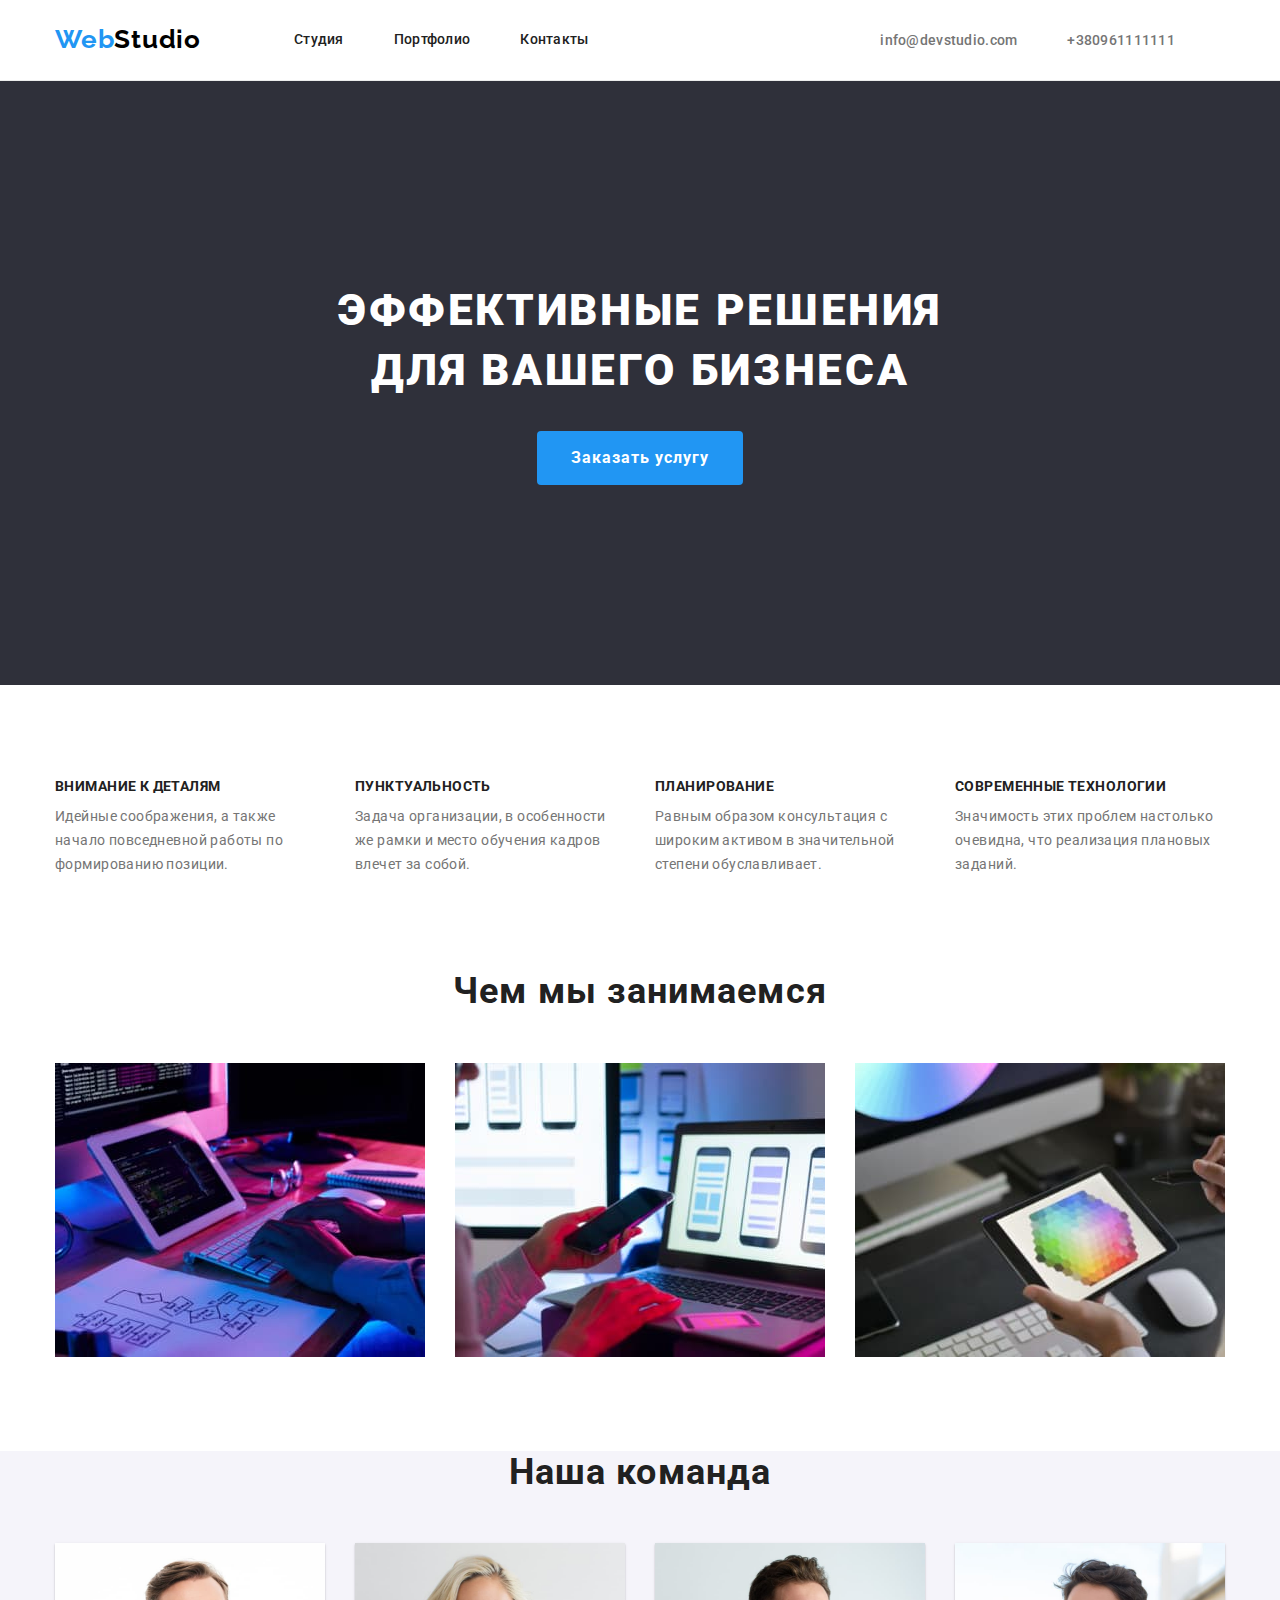
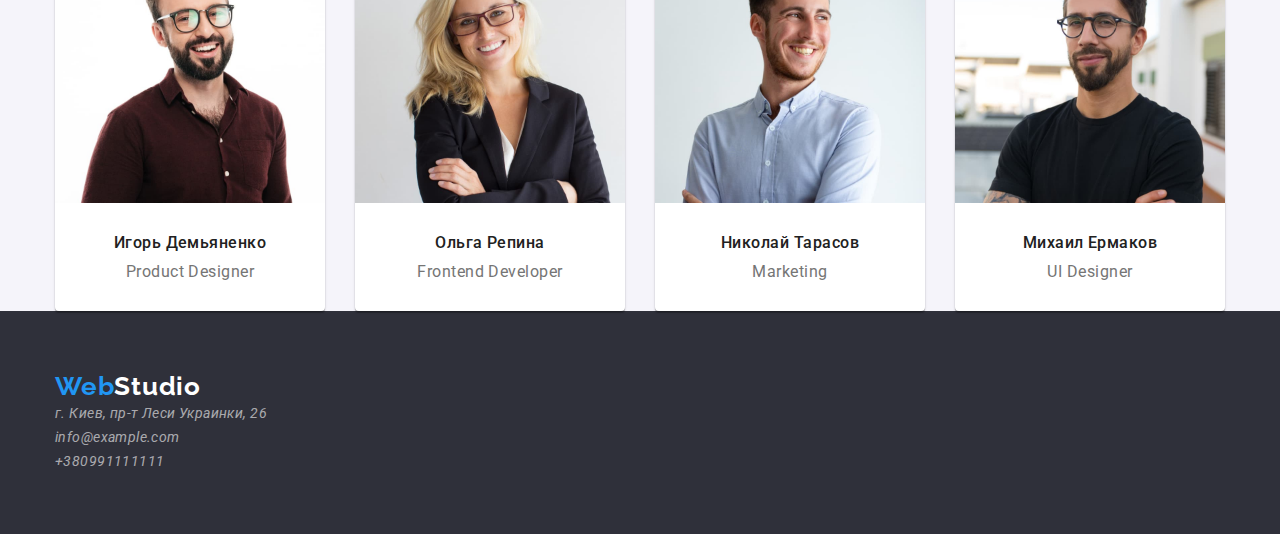
<file: index.html>
<!DOCTYPE html>
<html lang="ru">
   
<head>
  
    <meta charset="UTF-8">
    <meta http-equiv="X-UA-Compatible" content="IE=edge">
    <meta name="viewport" content="width=device-width, initial-scale=1.0">
    <title>WebStudio</title>
    <link rel="preconnect" href="https://fonts.googleapis.com" />
    <link rel="preconnect" href="https://fonts.gstatic.com" crossorigin />
    <link href="https://fonts.googleapis.com/css2?family=Raleway:wght@700&family=Roboto:wght@400;500;700;900&display=swap"
        rel="stylesheet">
        <link rel="stylesheet" href="https://cdnjs.cloudflare.com/ajax/libs/modern-normalize/1.0.0/modern-normalize.min.css" />
    <link rel="stylesheet" href="./css/style.css">
</head>
<body>
    <!--main header--> 
         <header class="main-header">
             <div class="container header-container">
            <nav class="header-nav">
  <a class="logo" href="./index.html"
  ><span class="logo-web">Web</span>Studio</a>
       <ul class="nav-contact-list">
  <li class="nav-list-item">
      <a class="nav-link current" href="./index.html">Студия </a></li>                  
<li class="nav-list-item">
    <a class="nav-link" href="./portfolio.html">Портфолио</a></li>
<li class="nav-list-item">
    <a class="nav-link" href="Контакты">Контакты</a></li>
</ul></nav>
    <ul class="nav-contact-list-item">
  <li class="nav-contaсt-item">
        <a class="nav-contact-link" href="mailto:info@devstudio.com">info@devstudio.com</a>
</li>
<li class="nav-contaсt-item">
    <a class="nav-contact-link" href="tel:+380961111111">+380961111111</a></li>    
    </ul>
             </div>
 
</header>
<main>
    <!--hero section-->
    <section class="hero-section">
        <div class="container">
<h1 class="hero-title">Эффективные решения для вашего бизнеса</h1>
<button class="hero-button" type="button">Заказать услугу</button>
        </div>
    </section>
    <!--main benefits-->
<section class="benefits-section">
    <div class="container">
<h2 class="visually-hidden">наши приемущества</h2>
    <ul class="benefits-list">
        <li class="benefits-list-item">
            <h3 class="benefits-title">Внимание к деталям</h3>
            <p class="benefits-text">Идейные соображения, а также начало повседневной работы по формированию позиции.</p>
        </li>
        <li class="benefits-list-item">
            <h3 class="benefits-title">Пунктуальность</h3>
            <p class="benefits-text">Задача организации, в особенности же рамки и место обучения кадров влечет за собой.</p>
        </li>
        <li class="benefits-list-item">
            <h3 class="benefits-title">Планирование</h3>
            <p class="benefits-text">Равным образом консультация с широким активом в значительной степени обуславливает.</p>
        </li>
        <li class="benefits-list-item">
            <h3 class="benefits-title">Современные технологии</h3>
            <p class="benefits-text">Значимость этих проблем настолько очевидна, что реализация плановых заданий.</p>
        </li>

    </ul></div>
</section>
<!--what we do-->
<section class="occupation-section section">
    <div class="container">
<h2 class="section-title">Чем мы занимаемся</h2>
    <ul class="occupation-list">
        <li class="occupation-list-item">
            <img src="./img/img(1).jpg" alt="печатает на клавиатуре" width="370" height="294">
        </li>
        <li class="occupation-list-item">
            <img src="./img/img(2).jpg" alt="создает приложение" width="370" height="294">
        </li>
        <li class="occupation-list-item">
            <img src="./img/img(3).jpg" alt="смотрит в планшет" width="370" height="294">
        </li>
    </ul>
    </div>
</section>
<!--our team-->
<section class="team-section">
    <div class="container">
<h2 class="section-title">Наша команда</h2>    
    <ul class="team-list">
            <li class="team-item">
            <img src="./img/ИгорьДемьяненко.jpg" alt="дизайнер" width="270" height="260">
            <div class="team-item-text-container">
              <h3 class="team-title">Игорь Демьяненко</h3>
            <p class="team-text" lang="en">Product Designer</p>   
            </div>
        </li>
        <li class="team-item">
            <img src="./img/ОльгаРепина.jpg" alt="разработчик" width="270" height="260">
<div class="team-item-text-container">
<h3 class="team-title">Ольга Репина</h3>
            <p class="team-text" lang="en">Frontend Developer</p>
</div>
               </li>
           <li class="team-item">
            <img src="./img/НиколайТарасов.jpg" alt="маркетолог" width="270" height="260">
            <div class="team-item-text-container">
<h3 class="team-title">Николай Тарасов</h3>
        <p class="team-text" lang="en">Marketing</p>
            </div>
         </li> 
            <li class="team-item">
            <img src="./img/МихаилЕрмаков.jpg" alt="дизайнер" width="270" height="260">
            <div class="team-item-text-container">
<h3 class="team-title">Михаил Ермаков</h3>
        <p class="team-text" lang="en">UI Designer</p>
            </div>
    </li>
        </ul>
    </div>

    </section>
</main>
<!--main footer-->
<footer class="footer">
    <div class="container">
<a class="logo" href="./index.html"><span class="logo-web">Web</span><span class="logo-studio">Studio</span></a>

    <address class="footer-adress">
        <ul class="footer-adres-list">
            <li class="footer-adres-item">
                <a class="footer-contact post-adres" href="https://goo.gl/maps/zZC6SGE139cC886c9" target="_blank"
                    rel="noopener noreferrer">г. Киев, пр-т Леси Украинки, 26</a>
            </li>
            <li class="footer-adres-item">
                <a class="footer-contact" href="mailto:info@example.com">info@example.com</a>
            </li>
            <li class="footer-adres-item">
                <a class="footer-contact" href="tel:+380991111111">+380991111111</a>
            </li>
        </ul>
    </address>
    </div>

    
</footer>
</body>

</html>
</file>
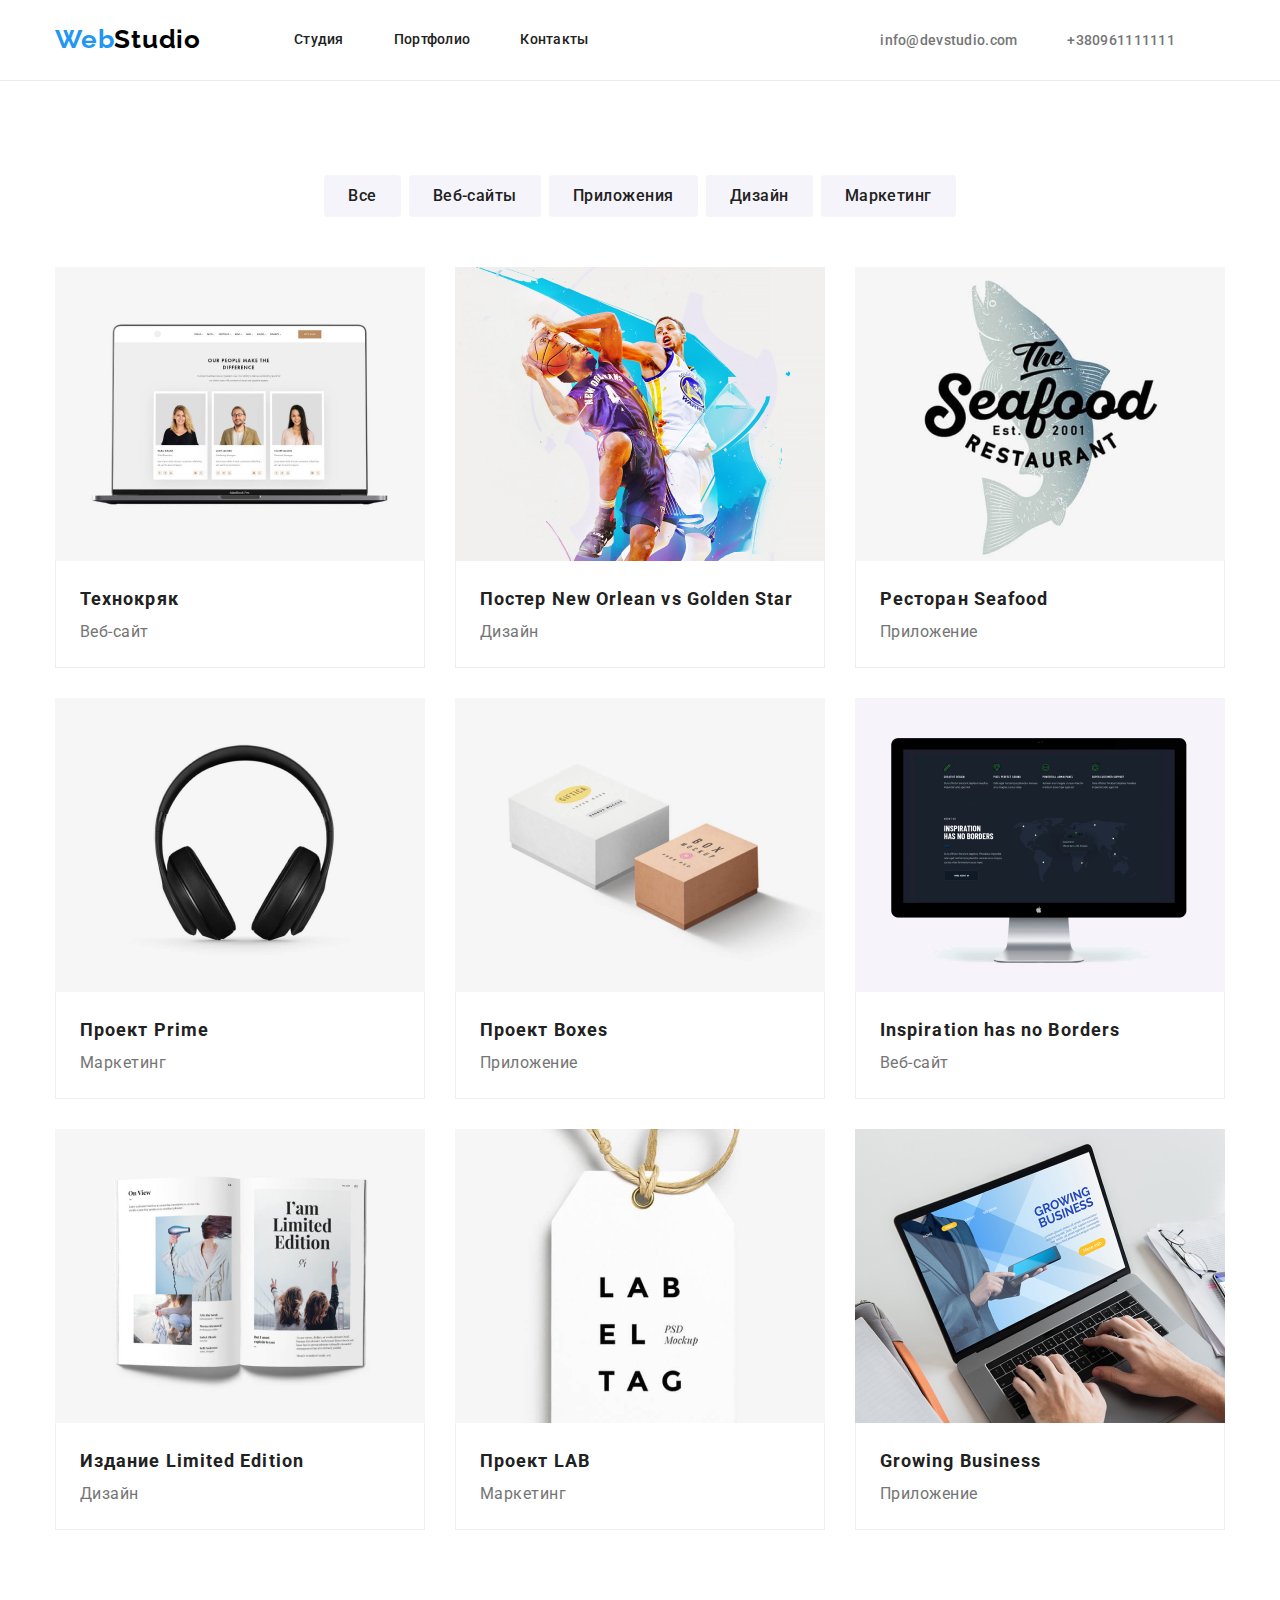
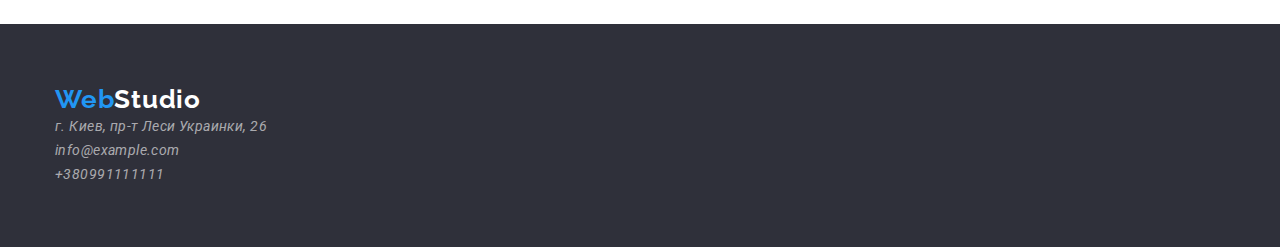
<file: portfolio.html>
<!DOCTYPE html>
<html lang="ru">

<head>

    <meta charset="UTF-8">
    <meta http-equiv="X-UA-Compatible" content="IE=edge">
    <meta name="viewport" content="width=device-width, initial-scale=1.0">
    <title>WebStudio</title>
    <link rel="preconnect" href="https://fonts.googleapis.com" />
    <link rel="preconnect" href="https://fonts.gstatic.com" crossorigin />
    <link
        href="https://fonts.googleapis.com/css2?family=Raleway:wght@700&family=Roboto:wght@400;500;700;900&display=swap"
        rel="stylesheet">
        <link rel="stylesheet" href="https://cdnjs.cloudflare.com/ajax/libs/modern-normalize/1.0.0/modern-normalize.min.css" />
    <link rel="stylesheet" href="./css/style.css">
</head>

<body>
    <!--main header-->
 <header class="main-header">
        <div class="container header-container">
            <nav class="header-nav">
                <a class="logo" href="./index.html"><span class="logo-web">Web</span>Studio</a>
                <ul class="nav-contact-list">
                    <li class="nav-list-item">
                        <a class="nav-link" href="./index.html">Студия </a>
                    </li>
                    <li class="nav-list-item">
                        <a class="nav-link current" href="./portfolio.html">Портфолио</a>
                    </li>
                    <li class="nav-list-item">
                        <a class="nav-link" href="Контакты">Контакты</a>
                    </li>
                </ul>
            </nav>
            <ul class="nav-contact-list-item">
                <li class="nav-contaсt-item">
                    <a class="nav-contact-link" href="mailto:info@devstudio.com">info@devstudio.com</a>
                </li>
                <li class="nav-contaсt-item">
                    <a class="nav-contact-link" href="tel:+380961111111">+380961111111</a>
                </li>
            </ul>
        </div>
    
    </header>

    <main>
        <section class="section">
            <div class="container">
  <h1 class="visually-hidden">Наши работы</h1>
        <ul class="filter-button-list">
            <li class="filter-button-item"><button class="filter-button" type="button">Все</button></li>
            <li class="filter-button-item">
                <button class="filter-button" type="button">Веб-сайты</button>
            </li>
            <li class="filter-button-item">
                <button class="filter-button" type="button">Приложения</button>
            </li>
            <li class="filter-button-item"><button class="filter-button" type="button">Дизайн</button></li>
            <li>
                <button class="filter-button" type="button">Маркетинг</button>
            </li>
        </ul>
        <ul class="portfolio-list">
            <li class="portfolio-item">
                <img src="./img/portfolio1.jpg" alt="лаптоп"
                width="370"
              height="294"/>
              <div class="portfolio-item-text-container">
<h2 class="portfolio-title">Технокряк</h2>
            <p class="portfolio-text">Веб-сайт</p>
              </div>
            
            </li>
            <li class="portfolio-item">
                <img src="./img/portfolio2.jpg" alt="баскетбол"
                width="370"
                height="294"/>
                <div class="portfolio-item-text-container">
 <h2 class="portfolio-title">Постер New Orlean vs Golden Star</h2>
                <p class="portfolio-text">Дизайн</p>
                </div>
            </li>
            <li class="portfolio-item">
                <img src="./img/portfolio3.jpg" alt="лого ресторана"
                width="370"
                height="294"/>
                <div class="portfolio-item-text-container">
 <h2 class="portfolio-title">Ресторан Seafood</h2>
                <p class="portfolio-text">Приложение</p>
                </div>
            </li>
            <li class="portfolio-item">
                <img src="./img/portfolio4.jpg" alt="наушники"
                width="370"
                height="294"/>
                <div class="portfolio-item-text-container">
<h2 class="portfolio-title">Проект Prime</h2>
                <p class="portfolio-text">Маркетинг</p>
                </div>   
            </li>
            <li class="portfolio-item">
                <img src="./img/portfolio5.jpg" alt="две коробки"
                width="370"
                height="294"/>
                <div class="portfolio-item-text-container">
<h2 class="portfolio-title">Проект Boxes</h2>
                <p class="portfolio-text">Приложение</p>
                </div>
            </li>
            <li class="portfolio-item">
                <img src="./img/portfolio6.jpg" alt="монитор"
                width="370"
                height="294"/>
                <div class="portfolio-item-text-container">
 <h2 class="portfolio-title">Inspiration has no Borders</h2>
                <p class="portfolio-text">Веб-сайт</p>
                </div>
            </li>
            <li class="portfolio-item">
                <img src="./img/portfolio7.jpg" alt="журнал"
                width="370"
                height="294"/>
                <div class="portfolio-item-text-container">
 <h2 class="portfolio-title">Издание Limited Edition</h2>
                <p class="portfolio-text">Дизайн</p>
                </div>
            </li>
            <li class="portfolio-item">
                <img src="./img/portfolio8.jpg" alt="этикетка"
                width="370"
                height="294"/>
                <div class="portfolio-item-text-container">
 <h2 class="portfolio-title">Проект LAB</h2>
                <p class="portfolio-text">Маркетинг</p>
                </div>
            </li>
            <li class="portfolio-item">
                <img src="./img/portfolio9.jpg" alt="руки на клавиатуре"
                width="370"
                height="294"/>
                <div class="portfolio-item-text-container">
<h2 class="portfolio-title">Growing Business</h2>
                <p class="portfolio-text">Приложение</p>
                </div>
            </li>
        </ul>
            </div>
    </section>
    </main>
    
    <!--main footer-->
    <footer class="footer">
        <div class="container">
<a class="logo logo-footer" href="./index.html"><span class="logo-web">Web</span><span class="logo-studio">Studio</span></a>
    
        <address class="footer-adress">
            <ul class="footer-adress-list">
                <li class="footer-adress-item">
                    <a class="footer-contact post-adres" href="https://goo.gl/maps/zZC6SGE139cC886c9" target="_blank"
                        rel="noopener noreferrer">г. Киев, пр-т Леси Украинки, 26</a>
                </li>
                <li class="footer-adress-item">
                    <a class="footer-contact" href="mailto:info@example.com">info@example.com</a>
                </li>
                <li class="footer-adress-item">
                    <a class="footer-contact" href="tel:+380991111111">+380991111111</a>
                </li>
            </ul>
        </address>
        </div>
    
        
    </footer>
    </body>
    
    </html>
</file>
<file: css/style.css>
/*
logo-studio in header: #000000;
hero-section and footer bg: #2F303A;
section our team bg: #F5F4FA;
footer mail tel color: rgba(255, 255, 255, 0.6);
line header and hero section color #ECECEC
*/
:root {
--primary-color: #757575;
    /*MAIN COLOR nav-address, text*/
    --secondary-color: #212121;
    /*nav-link, section titles*/
    --accent-color: #2196F3;
    /*accent*/
    --bg-color: #FFFFFF;
    /*bg, hero-title, team-item, footer post address, logo-studio in footer*/
}
body {
    font-family: Roboto, sans-serif;
        color: var(--primary-color);
        background-color: var(--bg-color);
}
ul {
    padding: 0;
        margin: 0;
        list-style: none;
}
h1,
h2,
h3,
p {
    margin: 0;
    
}
img {
    max-width: 100%;
    height: auto;
    display: block;
}
.container {
    width: 1200px;
    padding-left: 15px;
    padding-right: 15px;
    margin: 0 auto;
}
.section {
    padding-top: 94px;
    padding-bottom: 94px;
}
.visually-hidden {
    position: absolute;
        width: 1px;
        height: 1px;
        margin: -1px;
        border: 0;
        padding: 0;
        white-space: nowrap;
        clip-path: inset(100%);
        clip: rect(0 0 0 0);
        overflow: hidden;
}
/*===HEADER===*/
.main-header {
    border-bottom: 1px solid #ECECEC;
}
.header-container,
.header-nav {
    display: flex;
    align-items: center;
}
.list {
    list-style: none;
}

.logo {
    text-decoration: none;
        font-family: Raleway, sans-serif;
        font-weight: 700;
        font-size: 26px;
        line-height: 1.2;
        letter-spacing: 0.03em;
        color: #000000;
}
.logo-web {
    color: var(--accent-color);
    
}
.nav-contact-list {
    display: flex;
    margin-left: 93px;
}
.nav-contaсt-item {
    margin-right: 50px;
}

.nav-list-item+.nav-list-item {
    margin-left: 50px;
}
.nav-link{
    padding: 32px 0;
     display: block;
    text-decoration: none;
    font-weight: 500;
    font-size: 14px;
    line-height: 1.14;
    letter-spacing: 0.02em;
    color: var(--secondary-color);
}

.nav-link:hover,
.nav-link:focus {
    color: var(--accent-color);
}

.nav-link:current {
    color: var(--accent-color);
}
.nav-contact-list-item {
    display: flex;
    margin-left: auto;
}
.nav-contact-item:not(:last-child)  {
    margin-right: 50px;}
.nav-contact-link {
text-decoration: none;
    font-weight: 500;
    font-size: 14px;
    line-height: 1.14;
    letter-spacing: 0.02em;
    color: var(--primary-color);
}

.nav-contact:hover,
.nav-contact:focus {
    color: var(--accent-color)
}


/*Hero section*/
.hero-section {
    padding-top: 200px;
    padding-bottom: 200px;
    background-color: #2F303A;
    text-align: center;
}
.hero-title {
    font-weight: 900;
        font-size: 44px;
        line-height: 1.36;
        letter-spacing: 0.06em;
        text-transform: uppercase;
        color: var(--bg-color);
}
.hero-title {
    margin: 0 auto 30px auto;
        width: 696px;
        font-weight: 900;
        font-size: 44px;
        line-height: 1.36;
        letter-spacing: 0.06em;
        text-transform: uppercase;
        color: var(--bg-color);
    }

.hero-button {
    padding: 10px 32px;
        font-weight: 700;
        font-size: 16px;
        line-height: 1.88;
        letter-spacing: 0.06em;
        color: var(--bg-color);
        background-color: var(--accent-color);
        cursor: pointer;
        border-color: transparent;
            border-radius: 4px;
    }
    
    .hero-button:hover,
    .hero-button:focus {
        background-color: #188CE8;
}
 /*main benefits*/
 .benefits-section {
     padding-top: 94px;
     padding-bottom: 94px;
 }
 .benefits-list {
display: flex;
flex-wrap: wrap;
 }
 .benefits-list-item {
     width: 270px;
 }
 .benefits-list-item:not(:nth-child(4n)) 
   {margin-right: 30px;} 
.benefits-title {
    margin-bottom: 10px;
        font-weight: 700;
            font-size: 14px;
            line-height: 1.14;
            letter-spacing: 0.03em;
            text-transform: uppercase;
            color: var(--secondary-color);
 }

.benefits-text {
    font-size: 14px;
        line-height: 1.71;
        letter-spacing: 0.03em;
}
/*what we do*/
.occupation-section {
    padding-top: 0;
}
.section-title {
    margin-bottom: 50px;
    font-weight: 700;
    font-size: 36px;
    line-height: 1.17;
    letter-spacing: 0.03em;
    color: var(--secondary-color);
    text-align: center;
}
.occupation-list {
    display: flex;
}
.occupation-list-item:not(:last-child) {
    margin-right: 30px;}
/*our team*/
.team-section {
    background-color: #F5F4FA;
}
.team-list {
    display: flex;
}
.team-title {
    margin-bottom: 10px;
    font-weight: 500;
        color: var(--secondary-color);
}
.team-item {
    border-radius: 0px 0px 4px 4px;
    box-shadow: 0px 1px 3px rgba(0, 0, 0, 0.12), 0px 1px 1px rgba(0, 0, 0, 0.14), 0px 2px 1px rgba(0, 0, 0, 0.2);
    background-color: var(--bg-color);
}
.team-item:not(:nth-child(4n)) {
    margin-right: 30px;
}
.team-item-text-container {
    padding-top: 30px;
    padding-bottom: 30px;
}

.team-title,
.team-text {
    font-size: 16px;
    line-height: 1.19;
    letter-spacing: 0.03em;
    text-align: center;
}
/*main footer*/
.footer {
    padding-top: 60px;
    padding-bottom: 60px;
    background-color: #2F303A;
}
.logo-studio {
    color: var(--bg-color);
}
.footer-address {
    margin-top: 20px;
    font-style: normal;
}
.footer-address-item:not(:last-child) {
    margin-bottom: 9px;}
.footer-contact {
    font-size: 14px;
    line-height: 1.71;
    letter-spacing: 0.03em;
    color: rgba(255, 255, 255, 0.6);
    text-decoration: none;
}

.footer-contact:hover,
.footer-contact:focus {
    color: var(--accent-color);
}

.post-address {
    color: var(--bg-color);
}
/*portfolio*/
.filter-button-list {
    margin-bottom: 50px;
    display: flex;
    justify-content: center}
.filter-button {
    padding: 6px 22px;
    font-weight: 500;
    font-size: 16px;
    line-height: 1.62;
    letter-spacing: 0.03em;
    color: var(--secondary-color);
    background-color: #F5F4FA;
    cursor: pointer;
    border-radius: 4px;
    border-color: transparent;
}
.filter-button:hover,
.filter-button:focus {
    box-shadow: 0px 3px 1px rgba(0, 0, 0, 0.1), 0px 1px 2px rgba(0, 0, 0, 0.08), 0px 2px 2px rgba(0, 0, 0, 0.12);
    background-color: var(--accent-color);
    color: var(--bg-color);
}
.filter-button-item:not(:last-child) {
    margin-right: 8px;
}
.page-navigation {
    display: flex;
    margin-left: 93px;
}

.portfolio-list {
    display: flex;
    flex-wrap: wrap;
}

.portfolio-item {
    width: calc((100% - 60px) / 3);
}
.portfolio-title {
    font-weight: 700;
    font-size: 18px;
    line-height: 2.0;
    letter-spacing: 0.06em;
    color: var(--secondary-color);
}
.portfolio-item-text-container {
    padding: 20px 24px;
    border: 1px solid #EEEEEE;
    border-top: 0;
}

.portfolio-item:not(:nth-child(3n)) {
    margin-right: 30px;
}

.portfolio-item:not(:nth-last-child(-n + 3)) {
    margin-bottom: 30px;
}
.footer-adress-item {
    display: flex;
}
.portfolio-title {
    font-weight: 700;
    font-size: 18px;
    line-height: 2.0;
    letter-spacing: 0.06em;
    color: var(--secondary-color);
}
.portfolio-text {
    font-size: 16px;
    line-height: 1.88;
    letter-spacing: 0.03em;
}
</file>
